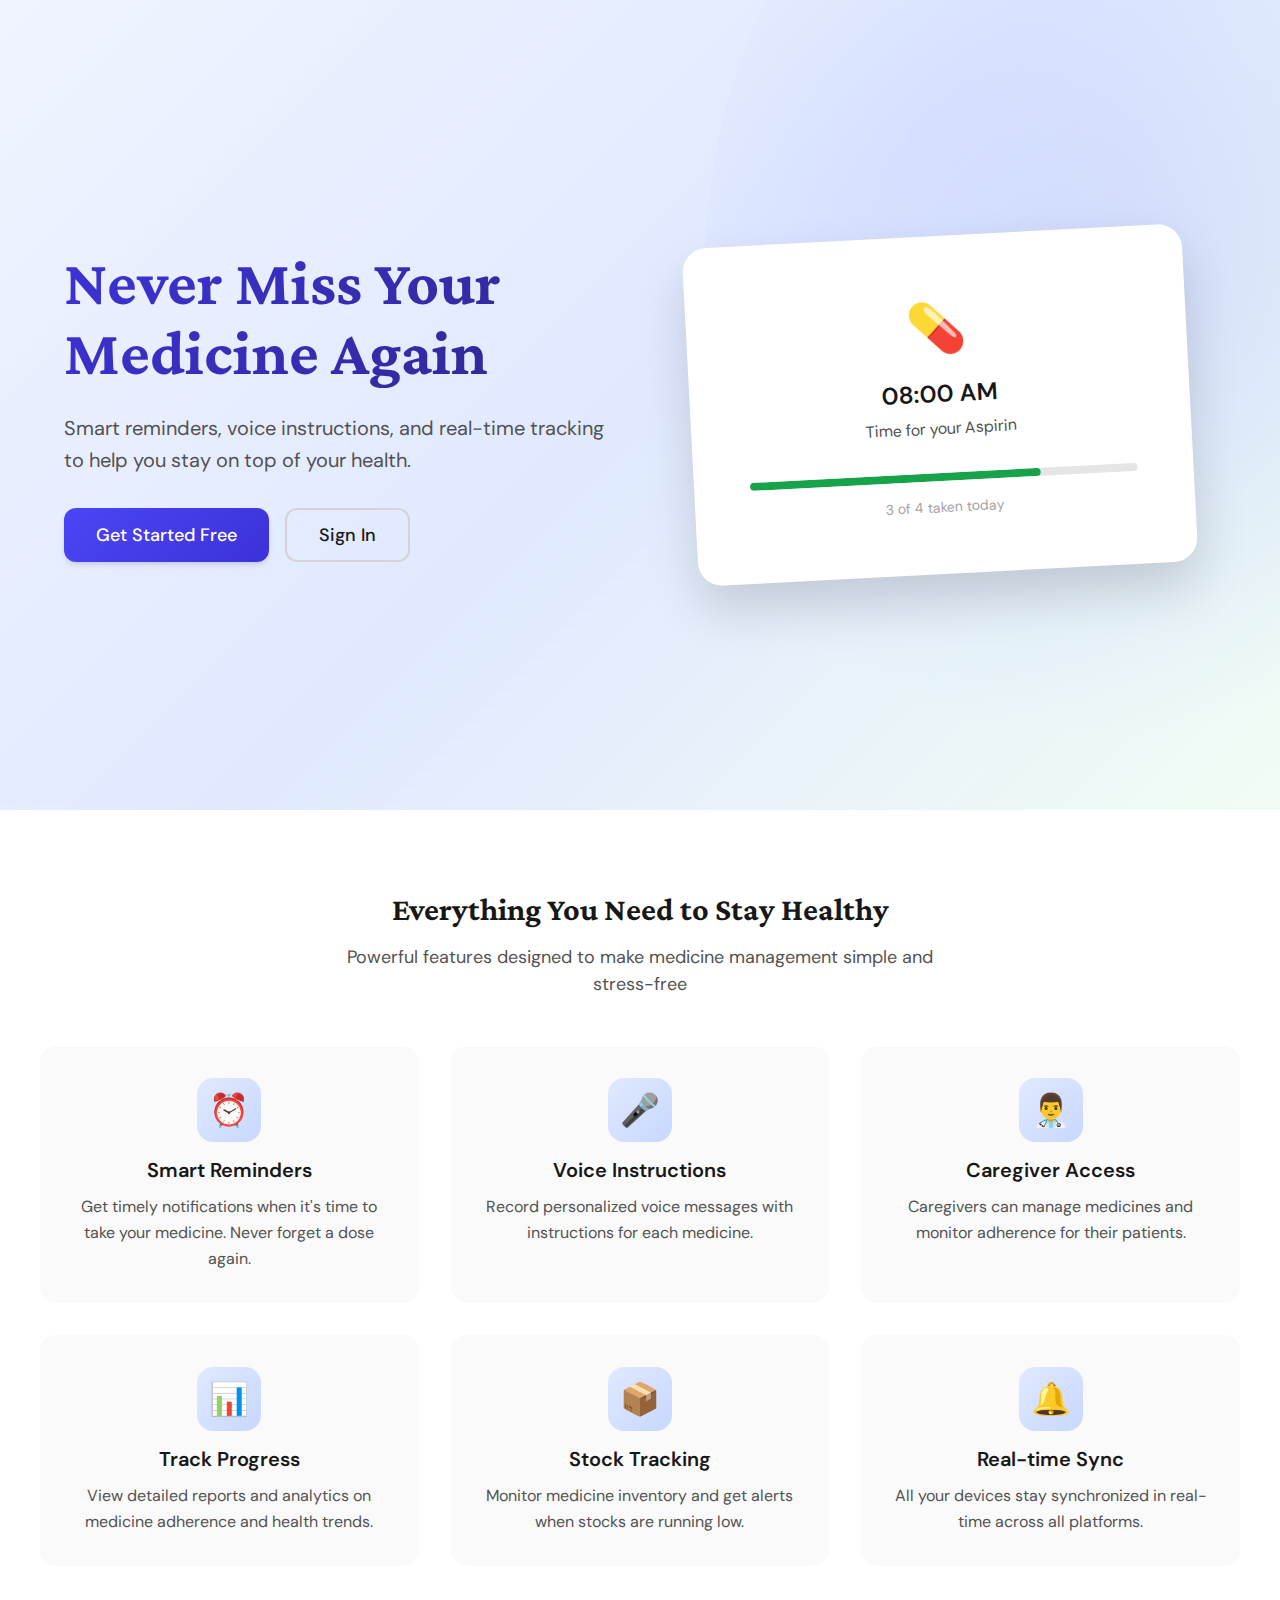
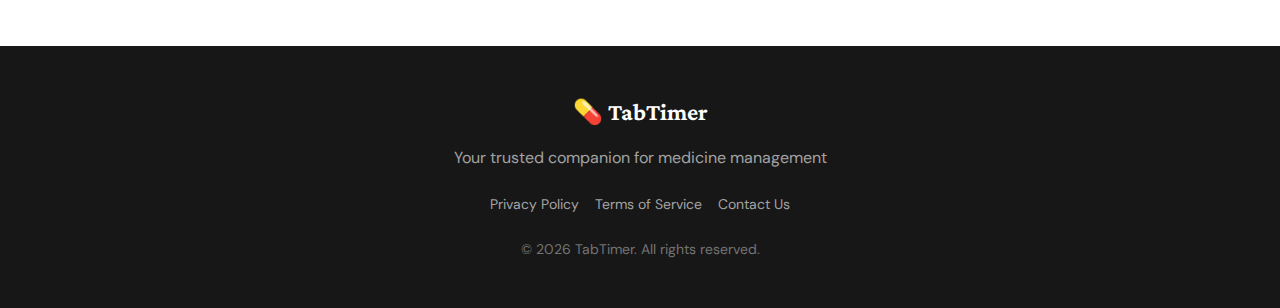
<file: index.html>
<!DOCTYPE html>
<html lang="en">
<head>
  <meta charset="UTF-8">
  <meta name="viewport" content="width=device-width, initial-scale=1.0">
  <meta name="description" content="TabTimer - Never miss your medicine with smart reminders, voice instructions, and real-time tracking">
  <meta name="theme-color" content="#4b45f5">
  <title>TabTimer - Smart Medicine Reminder</title>
  
  <!-- CSS -->
  <link rel="stylesheet" href="css/reset.css">
  <link rel="stylesheet" href="css/variables.css">
  <link rel="stylesheet" href="css/components.css">
  <link rel="stylesheet" href="css/layouts.css">
  <link rel="stylesheet" href="css/auth.css">
  <link rel="stylesheet" href="css/responsive.css">
  
  <!-- PWA -->
  <link rel="manifest" href="manifest.json">
  <link rel="icon" type="image/png" href="assets/icons/icon-192x192.png">
  
  <style>
    /* Landing Page Specific Styles */
    .hero {
      min-height: 90vh;
      display: flex;
      align-items: center;
      background: linear-gradient(135deg, var(--primary-50) 0%, var(--primary-100) 50%, var(--success-50) 100%);
      position: relative;
      overflow: hidden;
    }
    
    .hero::before {
      content: '';
      position: absolute;
      top: -30%;
      right: -15%;
      width: 60%;
      height: 130%;
      background: radial-gradient(circle, rgba(93, 104, 255, 0.15) 0%, transparent 70%);
      border-radius: 50%;
    }
    
    .hero-container {
      max-width: 1200px;
      margin: 0 auto;
      padding: var(--space-8) var(--space-6);
      display: grid;
      grid-template-columns: 1fr 1fr;
      gap: var(--space-12);
      align-items: center;
      position: relative;
      z-index: 1;
    }
    
    .hero-content h1 {
      font-family: var(--font-display);
      font-size: clamp(2.5rem, 5vw, 4rem);
      font-weight: 700;
      line-height: 1.1;
      margin-bottom: var(--space-6);
      background: linear-gradient(135deg, var(--primary-700), var(--primary-900));
      -webkit-background-clip: text;
      -webkit-text-fill-color: transparent;
      background-clip: text;
    }
    
    .hero-content p {
      font-size: var(--font-size-xl);
      color: var(--text-secondary);
      margin-bottom: var(--space-8);
      line-height: 1.6;
    }
    
    .hero-cta {
      display: flex;
      gap: var(--space-4);
      flex-wrap: wrap;
    }
    
    .hero-image {
      position: relative;
    }
    
    .hero-image-mockup {
      width: 100%;
      max-width: 500px;
      margin: 0 auto;
      background: white;
      border-radius: var(--radius-2xl);
      box-shadow: 0 25px 50px rgba(0, 0, 0, 0.15);
      padding: var(--space-6);
      transform: rotate(-3deg);
      transition: transform var(--transition-slow);
    }
    
    .hero-image-mockup:hover {
      transform: rotate(0deg);
    }
    
    .features {
      padding: var(--space-20) var(--space-6);
      background: var(--bg-primary);
    }
    
    .features-container {
      max-width: 1200px;
      margin: 0 auto;
    }
    
    .features-header {
      text-align: center;
      margin-bottom: var(--space-12);
    }
    
    .features-header h2 {
      font-family: var(--font-display);
      font-size: var(--font-size-3xl);
      font-weight: 700;
      margin-bottom: var(--space-4);
      color: var(--text-primary);
    }
    
    .features-header p {
      font-size: var(--font-size-lg);
      color: var(--text-secondary);
      max-width: 600px;
      margin: 0 auto;
    }
    
    .features-grid {
      display: grid;
      grid-template-columns: repeat(auto-fit, minmax(300px, 1fr));
      gap: var(--space-8);
    }
    
    .feature-card {
      text-align: center;
      padding: var(--space-8);
      background: var(--bg-secondary);
      border-radius: var(--radius-xl);
      transition: all var(--transition-base);
    }
    
    .feature-card:hover {
      transform: translateY(-8px);
      box-shadow: var(--shadow-xl);
    }
    
    .feature-icon {
      width: 4rem;
      height: 4rem;
      margin: 0 auto var(--space-4);
      display: flex;
      align-items: center;
      justify-content: center;
      font-size: 2rem;
      background: linear-gradient(135deg, var(--primary-100), var(--primary-200));
      border-radius: var(--radius-xl);
    }
    
    .feature-card h3 {
      font-size: var(--font-size-xl);
      font-weight: 600;
      margin-bottom: var(--space-3);
      color: var(--text-primary);
    }
    
    .feature-card p {
      font-size: var(--font-size-md);
      color: var(--text-secondary);
      line-height: 1.6;
    }
    
    @media (max-width: 768px) {
      .hero-container {
        grid-template-columns: 1fr;
        text-align: center;
      }
      
      .hero-cta {
        justify-content: center;
      }
      
      .hero-image {
        order: -1;
      }
    }
  </style>
</head>
<body>
  <!-- Hero Section -->
  <section class="hero">
    <div class="hero-container">
      <div class="hero-content">
        <h1>Never Miss Your Medicine Again</h1>
        <p>Smart reminders, voice instructions, and real-time tracking to help you stay on top of your health.</p>
        <div class="hero-cta">
          <a href="auth-signup.html" class="btn btn-primary btn-lg">Get Started Free</a>
          <a href="auth-login.html" class="btn btn-outline btn-lg">Sign In</a>
        </div>
      </div>
      <div class="hero-image">
        <div class="hero-image-mockup">
          <div style="text-align: center; padding: 2rem;">
            <div style="font-size: 3rem; margin-bottom: 1rem;">💊</div>
            <h3 style="font-size: 1.5rem; margin-bottom: 0.5rem;">08:00 AM</h3>
            <p style="color: var(--text-secondary);">Time for your Aspirin</p>
            <div style="margin-top: 2rem; height: 8px; background: var(--gray-200); border-radius: 999px; overflow: hidden;">
              <div style="width: 75%; height: 100%; background: linear-gradient(90deg, var(--success), var(--success-600)); border-radius: 999px;"></div>
            </div>
            <p style="font-size: 0.875rem; color: var(--text-tertiary); margin-top: 1rem;">3 of 4 taken today</p>
          </div>
        </div>
      </div>
    </div>
  </section>

  <!-- Features Section -->
  <section class="features">
    <div class="features-container">
      <div class="features-header">
        <h2>Everything You Need to Stay Healthy</h2>
        <p>Powerful features designed to make medicine management simple and stress-free</p>
      </div>
      
      <div class="features-grid">
        <div class="feature-card">
          <div class="feature-icon">⏰</div>
          <h3>Smart Reminders</h3>
          <p>Get timely notifications when it's time to take your medicine. Never forget a dose again.</p>
        </div>
        
        <div class="feature-card">
          <div class="feature-icon">🎤</div>
          <h3>Voice Instructions</h3>
          <p>Record personalized voice messages with instructions for each medicine.</p>
        </div>
        
        <div class="feature-card">
          <div class="feature-icon">👨‍⚕️</div>
          <h3>Caregiver Access</h3>
          <p>Caregivers can manage medicines and monitor adherence for their patients.</p>
        </div>
        
        <div class="feature-card">
          <div class="feature-icon">📊</div>
          <h3>Track Progress</h3>
          <p>View detailed reports and analytics on medicine adherence and health trends.</p>
        </div>
        
        <div class="feature-card">
          <div class="feature-icon">📦</div>
          <h3>Stock Tracking</h3>
          <p>Monitor medicine inventory and get alerts when stocks are running low.</p>
        </div>
        
        <div class="feature-card">
          <div class="feature-icon">🔔</div>
          <h3>Real-time Sync</h3>
          <p>All your devices stay synchronized in real-time across all platforms.</p>
        </div>
      </div>
    </div>
  </section>

  <!-- Footer -->
  <footer style="background: var(--gray-900); color: white; padding: var(--space-12) var(--space-6); text-align: center;">
    <div style="max-width: 1200px; margin: 0 auto;">
      <div style="font-family: var(--font-display); font-size: var(--font-size-2xl); font-weight: 700; margin-bottom: var(--space-4);">
        💊 TabTimer
      </div>
      <p style="color: var(--gray-400); margin-bottom: var(--space-6);">
        Your trusted companion for medicine management
      </p>
      <div style="display: flex; gap: var(--space-4); justify-content: center; flex-wrap: wrap; font-size: var(--font-size-sm); color: var(--gray-400);">
        <a href="#" style="color: var(--gray-400); text-decoration: none;">Privacy Policy</a>
        <a href="#" style="color: var(--gray-400); text-decoration: none;">Terms of Service</a>
        <a href="#" style="color: var(--gray-400); text-decoration: none;">Contact Us</a>
      </div>
      <p style="color: var(--gray-500); font-size: var(--font-size-sm); margin-top: var(--space-6);">
        © 2026 TabTimer. All rights reserved.
      </p>
    </div>
  </footer>

  <script>
    // Register service worker
    if ('serviceWorker' in navigator) {
      window.addEventListener('load', () => {
        navigator.serviceWorker.register('/js/service-worker.js')
          .then(reg => console.log('Service Worker registered'))
          .catch(err => console.log('Service Worker registration failed', err));
      });
    }
  </script>
</body>
</html>
</file>
<file: css/variables.css>
/* Design System Variables */
@import url('https://fonts.googleapis.com/css2?family=DM+Sans:wght@400;500;600;700&family=Crimson+Pro:wght@600;700&display=swap');

:root {
  /* Typography */
  --font-family: 'DM Sans', -apple-system, BlinkMacSystemFont, 'Segoe UI', sans-serif;
  --font-display: 'Crimson Pro', Georgia, serif;
  
  --font-size-xs: 0.75rem;
  --font-size-sm: 0.875rem;
  --font-size-md: 1rem;
  --font-size-lg: 1.125rem;
  --font-size-xl: 1.25rem;
  --font-size-2xl: 1.5rem;
  --font-size-3xl: 2rem;
  --font-size-4xl: 2.5rem;
  
  /* Colors - Medical & Trustworthy Palette */
  --primary-50: #f0f4ff;
  --primary-100: #e0e9ff;
  --primary-200: #c7d7ff;
  --primary-300: #a5bbff;
  --primary-400: #8090ff;
  --primary-500: #5d68ff;
  --primary-600: #4b45f5;
  --primary-700: #3d32d8;
  --primary-800: #322bae;
  --primary-900: #2d2889;
  
  --success-50: #f0fdf4;
  --success-100: #dcfce7;
  --success-200: #bbf7d0;
  --success-300: #86efac;
  --success-400: #4ade80;
  --success-500: #22c55e;
  --success-600: #16a34a;
  --success-700: #15803d;
  --success-800: #166534;
  --success-900: #14532d;
  
  --warning-50: #fffbeb;
  --warning-100: #fef3c7;
  --warning-200: #fde68a;
  --warning-300: #fcd34d;
  --warning-400: #fbbf24;
  --warning-500: #f59e0b;
  --warning-600: #d97706;
  --warning-700: #b45309;
  --warning-800: #92400e;
  --warning-900: #78350f;
  
  --danger-50: #fef2f2;
  --danger-100: #fee2e2;
  --danger-200: #fecaca;
  --danger-300: #fca5a5;
  --danger-400: #f87171;
  --danger-500: #ef4444;
  --danger-600: #dc2626;
  --danger-700: #b91c1c;
  --danger-800: #991b1b;
  --danger-900: #7f1d1d;
  
  --info-50: #eff6ff;
  --info-100: #dbeafe;
  --info-200: #bfdbfe;
  --info-300: #93c5fd;
  --info-400: #60a5fa;
  --info-500: #3b82f6;
  --info-600: #2563eb;
  --info-700: #1d4ed8;
  --info-800: #1e40af;
  --info-900: #1e3a8a;
  
  /* Semantic Colors */
  --primary: var(--primary-600);
  --primary-hover: var(--primary-700);
  --primary-light: var(--primary-100);
  
  --success: var(--success-600);
  --success-light: var(--success-100);
  
  --warning: var(--warning-500);
  --warning-light: var(--warning-100);
  
  --danger: var(--danger-600);
  --danger-light: var(--danger-100);
  
  --info: var(--info-600);
  --info-light: var(--info-100);
  
  /* Neutrals */
  --gray-50: #fafafa;
  --gray-100: #f5f5f5;
  --gray-200: #e5e5e5;
  --gray-300: #d4d4d4;
  --gray-400: #a3a3a3;
  --gray-500: #737373;
  --gray-600: #525252;
  --gray-700: #404040;
  --gray-800: #262626;
  --gray-900: #171717;
  
  --text-primary: var(--gray-900);
  --text-secondary: var(--gray-600);
  --text-tertiary: var(--gray-400);
  --text-white: #ffffff;
  
  --bg-primary: #ffffff;
  --bg-secondary: var(--gray-50);
  --bg-tertiary: var(--gray-100);
  
  --border-light: var(--gray-200);
  --border-medium: var(--gray-300);
  --border-dark: var(--gray-400);
  
  /* Spacing Scale */
  --space-1: 0.25rem;
  --space-2: 0.5rem;
  --space-3: 0.75rem;
  --space-4: 1rem;
  --space-5: 1.25rem;
  --space-6: 1.5rem;
  --space-8: 2rem;
  --space-10: 2.5rem;
  --space-12: 3rem;
  --space-16: 4rem;
  --space-20: 5rem;
  --space-24: 6rem;
  
  /* Shadows */
  --shadow-xs: 0 1px 2px 0 rgb(0 0 0 / 0.05);
  --shadow-sm: 0 1px 3px 0 rgb(0 0 0 / 0.1), 0 1px 2px -1px rgb(0 0 0 / 0.1);
  --shadow-md: 0 4px 6px -1px rgb(0 0 0 / 0.1), 0 2px 4px -2px rgb(0 0 0 / 0.1);
  --shadow-lg: 0 10px 15px -3px rgb(0 0 0 / 0.1), 0 4px 6px -4px rgb(0 0 0 / 0.1);
  --shadow-xl: 0 20px 25px -5px rgb(0 0 0 / 0.1), 0 8px 10px -6px rgb(0 0 0 / 0.1);
  --shadow-2xl: 0 25px 50px -12px rgb(0 0 0 / 0.25);
  
  /* Border Radius */
  --radius-sm: 0.375rem;
  --radius-md: 0.5rem;
  --radius-lg: 0.75rem;
  --radius-xl: 1rem;
  --radius-2xl: 1.5rem;
  --radius-full: 9999px;
  
  /* Transitions */
  --transition-fast: 150ms cubic-bezier(0.4, 0, 0.2, 1);
  --transition-base: 250ms cubic-bezier(0.4, 0, 0.2, 1);
  --transition-slow: 350ms cubic-bezier(0.4, 0, 0.2, 1);
  --transition-bounce: 500ms cubic-bezier(0.68, -0.55, 0.265, 1.55);
  
  /* Z-index Layers */
  --z-base: 0;
  --z-dropdown: 1000;
  --z-sticky: 1020;
  --z-fixed: 1030;
  --z-modal-backdrop: 1040;
  --z-modal: 1050;
  --z-popover: 1060;
  --z-tooltip: 1070;
  
  /* Medicine Card Colors */
  --medicine-red: #ef4444;
  --medicine-pink: #ec4899;
  --medicine-purple: #a855f7;
  --medicine-blue: #3b82f6;
  --medicine-cyan: #06b6d4;
  --medicine-teal: #14b8a6;
  --medicine-green: #10b981;
  --medicine-orange: #f97316;
  --medicine-amber: #f59e0b;
}

/* Dark Mode */
@media (prefers-color-scheme: dark) {
  :root {
    --text-primary: var(--gray-50);
    --text-secondary: var(--gray-300);
    --text-tertiary: var(--gray-500);
    
    --bg-primary: var(--gray-900);
    --bg-secondary: var(--gray-800);
    --bg-tertiary: var(--gray-700);
    
    --border-light: var(--gray-700);
    --border-medium: var(--gray-600);
    --border-dark: var(--gray-500);
  }
}

/* Custom Properties for Dynamic Values */
[data-theme="dark"] {
  --text-primary: var(--gray-50);
  --text-secondary: var(--gray-300);
  --text-tertiary: var(--gray-500);
  
  --bg-primary: var(--gray-900);
  --bg-secondary: var(--gray-800);
  --bg-tertiary: var(--gray-700);
  
  --border-light: var(--gray-700);
  --border-medium: var(--gray-600);
  --border-dark: var(--gray-500);
}
</file>
<file: css/components.css>
/* Component Styles */

/* Buttons */
.btn {
  display: inline-flex;
  align-items: center;
  justify-content: center;
  gap: var(--space-2);
  padding: var(--space-3) var(--space-6);
  font-size: var(--font-size-md);
  font-weight: 500;
  line-height: 1;
  border-radius: var(--radius-lg);
  transition: all var(--transition-base);
  cursor: pointer;
  border: none;
  white-space: nowrap;
  position: relative;
  overflow: hidden;
}

.btn::before {
  content: '';
  position: absolute;
  top: 50%;
  left: 50%;
  width: 0;
  height: 0;
  border-radius: 50%;
  background: rgba(255, 255, 255, 0.3);
  transform: translate(-50%, -50%);
  transition: width var(--transition-slow), height var(--transition-slow);
}

.btn:active::before {
  width: 300px;
  height: 300px;
}

.btn-primary {
  background: linear-gradient(135deg, var(--primary-600), var(--primary-700));
  color: var(--text-white);
  box-shadow: var(--shadow-md);
}

.btn-primary:hover {
  background: linear-gradient(135deg, var(--primary-700), var(--primary-800));
  box-shadow: var(--shadow-lg);
  transform: translateY(-1px);
}

.btn-secondary {
  background: var(--gray-100);
  color: var(--text-primary);
}

.btn-secondary:hover {
  background: var(--gray-200);
}

.btn-success {
  background: linear-gradient(135deg, var(--success-600), var(--success-700));
  color: var(--text-white);
  box-shadow: var(--shadow-md);
}

.btn-success:hover {
  background: linear-gradient(135deg, var(--success-700), var(--success-800));
  transform: translateY(-1px);
}

.btn-danger {
  background: linear-gradient(135deg, var(--danger-600), var(--danger-700));
  color: var(--text-white);
  box-shadow: var(--shadow-md);
}

.btn-danger:hover {
  background: linear-gradient(135deg, var(--danger-700), var(--danger-800));
  transform: translateY(-1px);
}

.btn-outline {
  background: transparent;
  border: 2px solid var(--border-medium);
  color: var(--text-primary);
}

.btn-outline:hover {
  border-color: var(--primary);
  color: var(--primary);
  background: var(--primary-light);
}

.btn-text {
  background: transparent;
  color: var(--text-secondary);
  padding: var(--space-2) var(--space-4);
}

.btn-text:hover {
  color: var(--text-primary);
  background: var(--bg-secondary);
}

.btn-icon {
  width: 2.5rem;
  height: 2.5rem;
  padding: 0;
  border-radius: var(--radius-full);
}

.btn-lg {
  padding: var(--space-4) var(--space-8);
  font-size: var(--font-size-lg);
}

.btn-sm {
  padding: var(--space-2) var(--space-4);
  font-size: var(--font-size-sm);
}

.btn:disabled {
  opacity: 0.5;
  cursor: not-allowed;
  pointer-events: none;
}

/* Cards */
.card {
  background: var(--bg-primary);
  border-radius: var(--radius-xl);
  box-shadow: var(--shadow-sm);
  border: 1px solid var(--border-light);
  overflow: hidden;
  transition: all var(--transition-base);
}

.card:hover {
  box-shadow: var(--shadow-md);
}

.card-header {
  padding: var(--space-4) var(--space-6);
  border-bottom: 1px solid var(--border-light);
  background: var(--bg-secondary);
}

.card-body {
  padding: var(--space-6);
}

.card-footer {
  padding: var(--space-4) var(--space-6);
  border-top: 1px solid var(--border-light);
  background: var(--bg-secondary);
}

/* Medicine Card */
.medicine-card {
  --card-color: var(--primary-600);
  position: relative;
  background: var(--bg-primary);
  border-radius: var(--radius-xl);
  box-shadow: var(--shadow-md);
  overflow: hidden;
  transition: all var(--transition-base);
}

.medicine-card::before {
  content: '';
  position: absolute;
  top: 0;
  left: 0;
  width: 100%;
  height: 4px;
  background: linear-gradient(90deg, var(--card-color), transparent);
}

.medicine-card:hover {
  transform: translateY(-2px);
  box-shadow: var(--shadow-lg);
}

.medicine-card .card-header {
  display: flex;
  justify-content: space-between;
  align-items: center;
  padding: var(--space-4) var(--space-5);
  background: linear-gradient(135deg, 
    color-mix(in srgb, var(--card-color) 10%, transparent), 
    transparent);
}

.medicine-card .time {
  font-size: var(--font-size-lg);
  font-weight: 600;
  color: var(--card-color);
  display: flex;
  align-items: center;
  gap: var(--space-2);
}

.medicine-card .status {
  padding: var(--space-1) var(--space-3);
  border-radius: var(--radius-full);
  font-size: var(--font-size-sm);
  font-weight: 500;
}

.status-taken {
  background: var(--success-light);
  color: var(--success-700);
}

.status-pending {
  background: var(--warning-light);
  color: var(--warning-700);
}

.status-missed {
  background: var(--danger-light);
  color: var(--danger-700);
}

.medicine-card .card-body {
  padding: var(--space-5);
}

.medicine-card h3 {
  font-size: var(--font-size-xl);
  font-weight: 600;
  margin-bottom: var(--space-2);
  color: var(--text-primary);
}

.medicine-card .dosage {
  color: var(--text-secondary);
  font-size: var(--font-size-md);
  margin-bottom: var(--space-3);
}

.medicine-card .instructions {
  color: var(--text-tertiary);
  font-size: var(--font-size-sm);
  line-height: 1.6;
}

.medicine-card .card-footer {
  padding: var(--space-4) var(--space-5);
  background: var(--bg-secondary);
}

.stock-bar {
  height: 6px;
  background: var(--gray-200);
  border-radius: var(--radius-full);
  overflow: hidden;
  margin-bottom: var(--space-2);
}

.stock-progress {
  height: 100%;
  background: linear-gradient(90deg, var(--card-color), color-mix(in srgb, var(--card-color) 70%, white));
  border-radius: var(--radius-full);
  transition: width var(--transition-slow);
}

.stock-text {
  font-size: var(--font-size-sm);
  color: var(--text-secondary);
}

/* Stats Card */
.stats-card {
  display: flex;
  align-items: center;
  gap: var(--space-4);
  padding: var(--space-6);
  background: var(--bg-primary);
  border-radius: var(--radius-xl);
  box-shadow: var(--shadow-md);
  border: 1px solid var(--border-light);
  transition: all var(--transition-base);
}

.stats-card:hover {
  box-shadow: var(--shadow-lg);
  transform: translateY(-2px);
}

.stats-icon {
  width: 3.5rem;
  height: 3.5rem;
  display: flex;
  align-items: center;
  justify-content: center;
  font-size: 1.75rem;
  background: linear-gradient(135deg, var(--primary-100), var(--primary-200));
  border-radius: var(--radius-lg);
}

.stats-content {
  flex: 1;
}

.stats-value {
  font-size: var(--font-size-3xl);
  font-weight: 700;
  color: var(--text-primary);
  line-height: 1;
  margin-bottom: var(--space-1);
}

.stats-label {
  font-size: var(--font-size-sm);
  color: var(--text-secondary);
}

/* Forms */
.form-group {
  margin-bottom: var(--space-5);
}

.form-group label {
  display: block;
  font-size: var(--font-size-sm);
  font-weight: 500;
  color: var(--text-primary);
  margin-bottom: var(--space-2);
}

.form-control {
  width: 100%;
  padding: var(--space-3) var(--space-4);
  font-size: var(--font-size-md);
  border: 2px solid var(--border-light);
  border-radius: var(--radius-lg);
  background: var(--bg-primary);
  color: var(--text-primary);
  transition: all var(--transition-base);
}

.form-control:focus {
  outline: none;
  border-color: var(--primary);
  box-shadow: 0 0 0 3px var(--primary-light);
}

.form-control:disabled {
  background: var(--bg-secondary);
  cursor: not-allowed;
  opacity: 0.6;
}

.form-control.error {
  border-color: var(--danger);
}

.form-control.error:focus {
  box-shadow: 0 0 0 3px var(--danger-light);
}

.form-error {
  display: none;
  font-size: var(--font-size-sm);
  color: var(--danger);
  margin-top: var(--space-2);
}

.form-control.error + .form-error {
  display: block;
}

.form-help {
  font-size: var(--font-size-sm);
  color: var(--text-tertiary);
  margin-top: var(--space-2);
}

textarea.form-control {
  resize: vertical;
  min-height: 100px;
}

select.form-control {
  cursor: pointer;
  background-image: url("data:image/svg+xml,%3Csvg xmlns='http://www.w3.org/2000/svg' width='12' height='12' viewBox='0 0 12 12'%3E%3Cpath fill='%23525252' d='M6 9L1 4h10z'/%3E%3C/svg%3E");
  background-repeat: no-repeat;
  background-position: right var(--space-4) center;
  padding-right: var(--space-10);
  appearance: none;
}

/* Toggle Switch */
.toggle-label {
  display: flex;
  align-items: center;
  gap: var(--space-3);
  cursor: pointer;
}

.toggle-input {
  display: none;
}

.toggle-slider {
  position: relative;
  width: 3rem;
  height: 1.5rem;
  background: var(--gray-300);
  border-radius: var(--radius-full);
  transition: background var(--transition-base);
}

.toggle-slider::before {
  content: '';
  position: absolute;
  top: 2px;
  left: 2px;
  width: 1.25rem;
  height: 1.25rem;
  background: white;
  border-radius: 50%;
  transition: transform var(--transition-base);
  box-shadow: var(--shadow-sm);
}

.toggle-input:checked + .toggle-slider {
  background: var(--primary);
}

.toggle-input:checked + .toggle-slider::before {
  transform: translateX(1.5rem);
}

/* Modal */
.modal {
  display: none;
  position: fixed;
  top: 0;
  left: 0;
  width: 100%;
  height: 100%;
  background: rgba(0, 0, 0, 0.5);
  backdrop-filter: blur(4px);
  z-index: var(--z-modal-backdrop);
  align-items: center;
  justify-content: center;
  padding: var(--space-4);
  animation: fadeIn var(--transition-base);
}

.modal.active {
  display: flex;
}

.modal-content {
  background: var(--bg-primary);
  border-radius: var(--radius-2xl);
  box-shadow: var(--shadow-2xl);
  max-width: 500px;
  width: 100%;
  max-height: 90vh;
  overflow: auto;
  animation: slideUp var(--transition-slow);
}

.modal-fullscreen .modal-content {
  max-width: 600px;
}

.modal-header {
  padding: var(--space-6);
  border-bottom: 1px solid var(--border-light);
}

.modal-header h2 {
  font-size: var(--font-size-2xl);
  font-weight: 600;
  color: var(--text-primary);
}

.modal-body {
  padding: var(--space-6);
}

.modal-footer {
  padding: var(--space-6);
  border-top: 1px solid var(--border-light);
  display: flex;
  gap: var(--space-3);
  justify-content: flex-end;
  flex-wrap: wrap;
}

.modal-close {
  position: absolute;
  top: var(--space-4);
  right: var(--space-4);
  width: 2rem;
  height: 2rem;
  display: flex;
  align-items: center;
  justify-content: center;
  border-radius: var(--radius-full);
  background: var(--bg-secondary);
  color: var(--text-secondary);
  font-size: 1.5rem;
  cursor: pointer;
  transition: all var(--transition-base);
}

.modal-close:hover {
  background: var(--danger-light);
  color: var(--danger);
}

/* Toast Notifications */
.toast-container {
  position: fixed;
  top: var(--space-6);
  right: var(--space-6);
  z-index: var(--z-tooltip);
  display: flex;
  flex-direction: column;
  gap: var(--space-3);
  max-width: 400px;
}

.toast {
  display: flex;
  align-items: center;
  gap: var(--space-3);
  padding: var(--space-4);
  background: var(--bg-primary);
  border-radius: var(--radius-lg);
  box-shadow: var(--shadow-xl);
  border-left: 4px solid;
  animation: slideInRight var(--transition-base);
  min-width: 300px;
}

.toast-success {
  border-color: var(--success);
}

.toast-error {
  border-color: var(--danger);
}

.toast-warning {
  border-color: var(--warning);
}

.toast-info {
  border-color: var(--info);
}

.toast-icon {
  font-size: 1.5rem;
  line-height: 1;
}

.toast-success .toast-icon {
  color: var(--success);
}

.toast-error .toast-icon {
  color: var(--danger);
}

.toast-warning .toast-icon {
  color: var(--warning);
}

.toast-info .toast-icon {
  color: var(--info);
}

.toast-content {
  flex: 1;
}

.toast-title {
  font-size: var(--font-size-md);
  font-weight: 600;
  margin-bottom: var(--space-1);
  color: var(--text-primary);
}

.toast-message {
  font-size: var(--font-size-sm);
  color: var(--text-secondary);
}

.toast-close {
  width: 1.5rem;
  height: 1.5rem;
  display: flex;
  align-items: center;
  justify-content: center;
  border-radius: var(--radius-full);
  background: var(--bg-secondary);
  color: var(--text-secondary);
  font-size: 1.25rem;
  cursor: pointer;
  transition: all var(--transition-base);
}

.toast-close:hover {
  background: var(--danger-light);
  color: var(--danger);
}

.toast-exit {
  animation: slideOutRight var(--transition-base);
}

/* Loading Spinner */
.spinner {
  width: 1.25rem;
  height: 1.25rem;
  border: 2px solid var(--border-light);
  border-top-color: currentColor;
  border-radius: 50%;
  animation: spin 0.6s linear infinite;
}

/* Animations */
@keyframes fadeIn {
  from {
    opacity: 0;
  }
  to {
    opacity: 1;
  }
}

@keyframes slideUp {
  from {
    opacity: 0;
    transform: translateY(20px);
  }
  to {
    opacity: 1;
    transform: translateY(0);
  }
}

@keyframes slideInRight {
  from {
    opacity: 0;
    transform: translateX(100%);
  }
  to {
    opacity: 1;
    transform: translateX(0);
  }
}

@keyframes slideOutRight {
  from {
    opacity: 1;
    transform: translateX(0);
  }
  to {
    opacity: 0;
    transform: translateX(100%);
  }
}

@keyframes spin {
  to {
    transform: rotate(360deg);
  }
}

@keyframes pulse {
  0%, 100% {
    opacity: 1;
  }
  50% {
    opacity: 0.5;
  }
}
</file>
<file: css/layouts.css>
/* Layout Styles */

/* Container */
.container {
  width: 100%;
  max-width: 1200px;
  margin: 0 auto;
  padding: 0 var(--space-4);
}

.container-fluid {
  width: 100%;
  padding: 0 var(--space-4);
}

.container-sm {
  max-width: 640px;
}

.container-md {
  max-width: 768px;
}

.container-lg {
  max-width: 1024px;
}

/* Grid System */
.grid {
  display: grid;
  gap: var(--space-4);
  grid-template-columns: 1fr;
}

.grid-2 {
  grid-template-columns: repeat(auto-fit, minmax(300px, 1fr));
}

.grid-3 {
  grid-template-columns: repeat(auto-fit, minmax(250px, 1fr));
}

.grid-4 {
  grid-template-columns: repeat(auto-fit, minmax(200px, 1fr));
}

/* Flexbox Utilities */
.flex {
  display: flex;
}

.flex-col {
  flex-direction: column;
}

.items-center {
  align-items: center;
}

.items-start {
  align-items: flex-start;
}

.items-end {
  align-items: flex-end;
}

.justify-center {
  justify-content: center;
}

.justify-between {
  justify-content: space-between;
}

.justify-end {
  justify-content: flex-end;
}

.gap-2 {
  gap: var(--space-2);
}

.gap-3 {
  gap: var(--space-3);
}

.gap-4 {
  gap: var(--space-4);
}

.gap-6 {
  gap: var(--space-6);
}

/* App Layout */
.app-layout {
  min-height: 100vh;
  display: grid;
  grid-template-rows: auto 1fr;
}

/* Navigation Bar */
.navbar {
  background: var(--bg-primary);
  border-bottom: 1px solid var(--border-light);
  box-shadow: var(--shadow-sm);
  position: sticky;
  top: 0;
  z-index: var(--z-sticky);
  backdrop-filter: blur(10px);
  background: rgba(255, 255, 255, 0.95);
}

.navbar-container {
  max-width: 1400px;
  margin: 0 auto;
  padding: var(--space-4) var(--space-6);
  display: flex;
  align-items: center;
  justify-content: space-between;
  gap: var(--space-6);
}

.navbar-logo {
  display: flex;
  align-items: center;
  gap: var(--space-3);
  font-family: var(--font-display);
  font-size: var(--font-size-2xl);
  font-weight: 700;
  color: var(--primary);
  text-decoration: none;
}

.navbar-logo-icon {
  width: 2.5rem;
  height: 2.5rem;
  display: flex;
  align-items: center;
  justify-content: center;
  font-size: 1.5rem;
  background: linear-gradient(135deg, var(--primary-600), var(--primary-700));
  color: white;
  border-radius: var(--radius-lg);
}

.navbar-search {
  flex: 1;
  max-width: 400px;
  position: relative;
}

.navbar-search input {
  width: 100%;
  padding: var(--space-3) var(--space-4) var(--space-3) var(--space-10);
  border: 2px solid var(--border-light);
  border-radius: var(--radius-full);
  font-size: var(--font-size-sm);
  transition: all var(--transition-base);
}

.navbar-search input:focus {
  outline: none;
  border-color: var(--primary);
  box-shadow: 0 0 0 3px var(--primary-light);
}

.navbar-search-icon {
  position: absolute;
  left: var(--space-3);
  top: 50%;
  transform: translateY(-50%);
  color: var(--text-tertiary);
  font-size: 1.25rem;
}

.navbar-actions {
  display: flex;
  align-items: center;
  gap: var(--space-3);
}

.navbar-notification {
  position: relative;
  width: 2.5rem;
  height: 2.5rem;
  display: flex;
  align-items: center;
  justify-content: center;
  border-radius: var(--radius-full);
  background: var(--bg-secondary);
  color: var(--text-secondary);
  cursor: pointer;
  transition: all var(--transition-base);
}

.navbar-notification:hover {
  background: var(--primary-light);
  color: var(--primary);
}

.navbar-notification-badge {
  position: absolute;
  top: -2px;
  right: -2px;
  min-width: 1.25rem;
  height: 1.25rem;
  display: flex;
  align-items: center;
  justify-content: center;
  font-size: var(--font-size-xs);
  font-weight: 600;
  background: var(--danger);
  color: white;
  border-radius: var(--radius-full);
  padding: 0 var(--space-1);
}

.navbar-profile {
  display: flex;
  align-items: center;
  gap: var(--space-2);
  padding: var(--space-2);
  border-radius: var(--radius-full);
  cursor: pointer;
  transition: all var(--transition-base);
}

.navbar-profile:hover {
  background: var(--bg-secondary);
}

.navbar-profile-avatar {
  width: 2.5rem;
  height: 2.5rem;
  border-radius: 50%;
  background: linear-gradient(135deg, var(--primary-400), var(--primary-600));
  color: white;
  display: flex;
  align-items: center;
  justify-content: center;
  font-weight: 600;
  font-size: var(--font-size-md);
}

.navbar-profile-name {
  font-size: var(--font-size-sm);
  font-weight: 500;
  color: var(--text-primary);
}

/* Sidebar Layout */
.dashboard-layout {
  display: grid;
  grid-template-columns: 250px 1fr;
  min-height: calc(100vh - 73px);
}

.sidebar {
  background: var(--bg-primary);
  border-right: 1px solid var(--border-light);
  padding: var(--space-6) 0;
  position: sticky;
  top: 73px;
  height: calc(100vh - 73px);
  overflow-y: auto;
}

.sidebar-nav {
  display: flex;
  flex-direction: column;
  gap: var(--space-1);
  padding: 0 var(--space-4);
}

.sidebar-nav-item {
  display: flex;
  align-items: center;
  gap: var(--space-3);
  padding: var(--space-3) var(--space-4);
  border-radius: var(--radius-lg);
  color: var(--text-secondary);
  font-size: var(--font-size-md);
  font-weight: 500;
  text-decoration: none;
  transition: all var(--transition-base);
  cursor: pointer;
}

.sidebar-nav-item:hover {
  background: var(--bg-secondary);
  color: var(--text-primary);
}

.sidebar-nav-item.active {
  background: linear-gradient(135deg, var(--primary-100), var(--primary-200));
  color: var(--primary-700);
  font-weight: 600;
}

.sidebar-nav-icon {
  font-size: 1.25rem;
  width: 1.5rem;
  text-align: center;
}

/* Main Content */
.main-content {
  padding: var(--space-8) var(--space-6);
  background: var(--bg-secondary);
  min-height: 100%;
}

.page-header {
  margin-bottom: var(--space-8);
}

.page-title {
  font-size: var(--font-size-3xl);
  font-weight: 700;
  color: var(--text-primary);
  margin-bottom: var(--space-2);
}

.page-subtitle {
  font-size: var(--font-size-lg);
  color: var(--text-secondary);
}

.section {
  margin-bottom: var(--space-8);
}

.section-header {
  display: flex;
  align-items: center;
  justify-content: space-between;
  margin-bottom: var(--space-4);
}

.section-title {
  font-size: var(--font-size-xl);
  font-weight: 600;
  color: var(--text-primary);
}

/* Timeline */
.timeline {
  position: relative;
  padding-left: var(--space-10);
}

.timeline::before {
  content: '';
  position: absolute;
  left: var(--space-5);
  top: 0;
  bottom: 0;
  width: 2px;
  background: var(--border-light);
}

.timeline-item {
  position: relative;
  padding-bottom: var(--space-6);
}

.timeline-item::before {
  content: '';
  position: absolute;
  left: calc(var(--space-5) * -1 + -6px);
  top: 4px;
  width: 14px;
  height: 14px;
  border-radius: 50%;
  background: var(--bg-primary);
  border: 3px solid var(--primary);
}

.timeline-item.past::before {
  background: var(--success);
  border-color: var(--success);
}

.timeline-item.current::before {
  background: var(--warning);
  border-color: var(--warning);
  box-shadow: 0 0 0 4px var(--warning-light);
  animation: pulse 2s ease-in-out infinite;
}

.timeline-item.missed::before {
  background: var(--danger);
  border-color: var(--danger);
}

.timeline-content {
  background: var(--bg-primary);
  padding: var(--space-4);
  border-radius: var(--radius-lg);
  box-shadow: var(--shadow-sm);
}

/* Empty State */
.empty-state {
  text-align: center;
  padding: var(--space-16) var(--space-8);
}

.empty-state-icon {
  font-size: 4rem;
  margin-bottom: var(--space-4);
  opacity: 0.5;
}

.empty-state-title {
  font-size: var(--font-size-xl);
  font-weight: 600;
  color: var(--text-primary);
  margin-bottom: var(--space-2);
}

.empty-state-description {
  font-size: var(--font-size-md);
  color: var(--text-secondary);
  margin-bottom: var(--space-6);
}

/* Utility Classes */
.hidden {
  display: none !important;
}

.visible {
  display: block !important;
}

.text-center {
  text-align: center;
}

.text-left {
  text-align: left;
}

.text-right {
  text-align: right;
}

.mb-2 {
  margin-bottom: var(--space-2);
}

.mb-4 {
  margin-bottom: var(--space-4);
}

.mb-6 {
  margin-bottom: var(--space-6);
}

.mb-8 {
  margin-bottom: var(--space-8);
}

.mt-2 {
  margin-top: var(--space-2);
}

.mt-4 {
  margin-top: var(--space-4);
}

.mt-6 {
  margin-top: var(--space-6);
}

.mt-8 {
  margin-top: var(--space-8);
}
</file>
<file: css/auth.css>
/* Authentication Pages */

.auth-page {
  min-height: 100vh;
  display: flex;
  background: linear-gradient(135deg, 
    var(--primary-50) 0%, 
    var(--primary-100) 50%, 
    var(--success-50) 100%);
  position: relative;
  overflow: hidden;
}

.auth-page::before {
  content: '';
  position: absolute;
  top: -50%;
  right: -20%;
  width: 70%;
  height: 150%;
  background: radial-gradient(circle, 
    rgba(93, 104, 255, 0.1) 0%, 
    transparent 70%);
  border-radius: 50%;
  animation: float 20s ease-in-out infinite;
}

.auth-page::after {
  content: '';
  position: absolute;
  bottom: -30%;
  left: -10%;
  width: 50%;
  height: 100%;
  background: radial-gradient(circle, 
    rgba(34, 197, 94, 0.08) 0%, 
    transparent 70%);
  border-radius: 50%;
  animation: float 15s ease-in-out infinite reverse;
}

@keyframes float {
  0%, 100% {
    transform: translateY(0) rotate(0deg);
  }
  50% {
    transform: translateY(-20px) rotate(5deg);
  }
}

.auth-container {
  flex: 1;
  display: flex;
  align-items: center;
  justify-content: center;
  padding: var(--space-6);
  position: relative;
  z-index: 1;
}

.auth-card {
  background: rgba(255, 255, 255, 0.95);
  backdrop-filter: blur(20px);
  border-radius: var(--radius-2xl);
  box-shadow: 0 20px 60px rgba(0, 0, 0, 0.1);
  padding: var(--space-10);
  width: 100%;
  max-width: 450px;
  border: 1px solid rgba(255, 255, 255, 0.8);
}

.auth-logo {
  text-align: center;
  margin-bottom: var(--space-8);
}

.auth-logo-icon {
  width: 4rem;
  height: 4rem;
  margin: 0 auto var(--space-4);
  display: flex;
  align-items: center;
  justify-content: center;
  font-size: 2rem;
  background: linear-gradient(135deg, var(--primary-600), var(--primary-700));
  color: white;
  border-radius: var(--radius-xl);
  box-shadow: var(--shadow-lg);
}

.auth-logo-text {
  font-family: var(--font-display);
  font-size: var(--font-size-3xl);
  font-weight: 700;
  background: linear-gradient(135deg, var(--primary-700), var(--primary-900));
  -webkit-background-clip: text;
  -webkit-text-fill-color: transparent;
  background-clip: text;
}

.auth-header {
  text-align: center;
  margin-bottom: var(--space-8);
}

.auth-title {
  font-size: var(--font-size-2xl);
  font-weight: 700;
  color: var(--text-primary);
  margin-bottom: var(--space-2);
}

.auth-subtitle {
  font-size: var(--font-size-md);
  color: var(--text-secondary);
}

.auth-form {
  margin-bottom: var(--space-6);
}

.auth-form .form-group {
  margin-bottom: var(--space-5);
}

.password-input-wrapper {
  position: relative;
}

.password-toggle {
  position: absolute;
  right: var(--space-3);
  top: 50%;
  transform: translateY(-50%);
  background: none;
  border: none;
  color: var(--text-tertiary);
  cursor: pointer;
  padding: var(--space-2);
  font-size: 1.25rem;
  transition: color var(--transition-base);
}

.password-toggle:hover {
  color: var(--text-primary);
}

.password-strength {
  margin-top: var(--space-2);
  height: 4px;
  background: var(--gray-200);
  border-radius: var(--radius-full);
  overflow: hidden;
}

.password-strength-bar {
  height: 100%;
  transition: all var(--transition-base);
  border-radius: var(--radius-full);
}

.password-strength-bar.weak {
  width: 33%;
  background: var(--danger);
}

.password-strength-bar.medium {
  width: 66%;
  background: var(--warning);
}

.password-strength-bar.strong {
  width: 100%;
  background: var(--success);
}

.password-requirements {
  margin-top: var(--space-3);
  font-size: var(--font-size-sm);
  color: var(--text-secondary);
}

.password-requirements ul {
  list-style: none;
  margin-top: var(--space-2);
}

.password-requirements li {
  padding-left: var(--space-5);
  position: relative;
  margin-bottom: var(--space-1);
}

.password-requirements li::before {
  content: '○';
  position: absolute;
  left: 0;
  color: var(--text-tertiary);
}

.password-requirements li.valid::before {
  content: '✓';
  color: var(--success);
}

.remember-forgot {
  display: flex;
  align-items: center;
  justify-content: space-between;
  margin-bottom: var(--space-6);
}

.remember-me {
  display: flex;
  align-items: center;
  gap: var(--space-2);
  font-size: var(--font-size-sm);
  color: var(--text-secondary);
  cursor: pointer;
}

.remember-me input[type="checkbox"] {
  width: 1rem;
  height: 1rem;
  cursor: pointer;
  accent-color: var(--primary);
}

.forgot-password {
  font-size: var(--font-size-sm);
  color: var(--primary);
  text-decoration: none;
  font-weight: 500;
  transition: color var(--transition-base);
}

.forgot-password:hover {
  color: var(--primary-hover);
  text-decoration: underline;
}

.role-selector {
  display: grid;
  grid-template-columns: 1fr 1fr;
  gap: var(--space-3);
  margin-bottom: var(--space-6);
}

.role-option {
  position: relative;
}

.role-option input[type="radio"] {
  position: absolute;
  opacity: 0;
  width: 0;
  height: 0;
}

.role-label {
  display: flex;
  flex-direction: column;
  align-items: center;
  gap: var(--space-2);
  padding: var(--space-5);
  border: 2px solid var(--border-light);
  border-radius: var(--radius-lg);
  cursor: pointer;
  transition: all var(--transition-base);
  background: var(--bg-primary);
}

.role-label:hover {
  border-color: var(--primary);
  background: var(--primary-50);
}

.role-option input[type="radio"]:checked + .role-label {
  border-color: var(--primary);
  background: var(--primary-100);
  box-shadow: 0 0 0 3px var(--primary-light);
}

.role-icon {
  font-size: 2rem;
}

.role-name {
  font-size: var(--font-size-md);
  font-weight: 600;
  color: var(--text-primary);
}

.role-description {
  font-size: var(--font-size-sm);
  color: var(--text-secondary);
  text-align: center;
}

.auth-submit {
  width: 100%;
  padding: var(--space-4);
  font-size: var(--font-size-lg);
  font-weight: 600;
  margin-bottom: var(--space-4);
}

.auth-divider {
  display: flex;
  align-items: center;
  gap: var(--space-3);
  margin: var(--space-6) 0;
}

.auth-divider::before,
.auth-divider::after {
  content: '';
  flex: 1;
  height: 1px;
  background: var(--border-light);
}

.auth-divider span {
  font-size: var(--font-size-sm);
  color: var(--text-tertiary);
}

.social-login {
  display: flex;
  gap: var(--space-3);
}

.social-btn {
  flex: 1;
  padding: var(--space-3);
  border: 2px solid var(--border-light);
  border-radius: var(--radius-lg);
  background: var(--bg-primary);
  display: flex;
  align-items: center;
  justify-content: center;
  gap: var(--space-2);
  font-size: var(--font-size-sm);
  font-weight: 500;
  color: var(--text-primary);
  cursor: pointer;
  transition: all var(--transition-base);
}

.social-btn:hover {
  border-color: var(--primary);
  background: var(--primary-50);
}

.auth-footer {
  text-align: center;
  font-size: var(--font-size-sm);
  color: var(--text-secondary);
}

.auth-footer a {
  color: var(--primary);
  font-weight: 600;
  text-decoration: none;
  transition: color var(--transition-base);
}

.auth-footer a:hover {
  color: var(--primary-hover);
  text-decoration: underline;
}

.terms-checkbox {
  display: flex;
  align-items: flex-start;
  gap: var(--space-2);
  margin-bottom: var(--space-6);
  font-size: var(--font-size-sm);
  color: var(--text-secondary);
}

.terms-checkbox input[type="checkbox"] {
  margin-top: 2px;
  width: 1rem;
  height: 1rem;
  cursor: pointer;
  accent-color: var(--primary);
  flex-shrink: 0;
}

.terms-checkbox a {
  color: var(--primary);
  text-decoration: none;
}

.terms-checkbox a:hover {
  text-decoration: underline;
}
</file>
<file: css/responsive.css>
/* Responsive Design - Mobile First */

/* Small Mobile - 320px to 479px */
@media (max-width: 479px) {
  :root {
    --font-size-3xl: 1.75rem;
    --font-size-2xl: 1.375rem;
  }
  
  .container {
    padding: 0 var(--space-3);
  }
  
  .auth-card {
    padding: var(--space-6);
  }
  
  .modal-content {
    margin: var(--space-3);
    border-radius: var(--radius-xl);
  }
  
  .toast-container {
    left: var(--space-3);
    right: var(--space-3);
    top: var(--space-3);
  }
  
  .toast {
    min-width: auto;
  }
}

/* Mobile - 480px to 767px */
@media (max-width: 767px) {
  /* Hide desktop sidebar, show mobile nav */
  .dashboard-layout {
    grid-template-columns: 1fr;
  }
  
  .sidebar {
    display: none;
  }
  
  .mobile-sidebar {
    display: block;
    position: fixed;
    left: 0;
    top: 0;
    bottom: 0;
    width: 280px;
    background: var(--bg-primary);
    z-index: var(--z-modal);
    transform: translateX(-100%);
    transition: transform var(--transition-base);
    box-shadow: var(--shadow-2xl);
  }
  
  .mobile-sidebar.active {
    transform: translateX(0);
  }
  
  .mobile-sidebar-overlay {
    display: none;
    position: fixed;
    inset: 0;
    background: rgba(0, 0, 0, 0.5);
    z-index: calc(var(--z-modal) - 1);
  }
  
  .mobile-sidebar.active ~ .mobile-sidebar-overlay {
    display: block;
  }
  
  /* Navbar adjustments */
  .navbar-container {
    padding: var(--space-3) var(--space-4);
  }
  
  .navbar-search {
    display: none;
  }
  
  .navbar-logo {
    font-size: var(--font-size-xl);
  }
  
  .navbar-logo-icon {
    width: 2rem;
    height: 2rem;
    font-size: 1.25rem;
  }
  
  .navbar-profile-name {
    display: none;
  }
  
  /* Mobile menu button */
  .mobile-menu-btn {
    display: flex;
    align-items: center;
    justify-content: center;
    width: 2.5rem;
    height: 2.5rem;
    border-radius: var(--radius-lg);
    background: var(--bg-secondary);
    color: var(--text-primary);
    cursor: pointer;
    transition: all var(--transition-base);
  }
  
  .mobile-menu-btn:hover {
    background: var(--primary-light);
    color: var(--primary);
  }
  
  /* Main content adjustments */
  .main-content {
    padding: var(--space-6) var(--space-4);
  }
  
  .page-title {
    font-size: var(--font-size-2xl);
  }
  
  /* Grid adjustments */
  .grid-2,
  .grid-3,
  .grid-4 {
    grid-template-columns: 1fr;
  }
  
  /* Stats cards stack */
  .stats-card {
    padding: var(--space-4);
  }
  
  .stats-icon {
    width: 3rem;
    height: 3rem;
    font-size: 1.5rem;
  }
  
  .stats-value {
    font-size: var(--font-size-2xl);
  }
  
  /* Medicine cards */
  .medicine-card .card-header {
    flex-direction: column;
    align-items: flex-start;
    gap: var(--space-2);
  }
  
  .medicine-card .time {
    font-size: var(--font-size-md);
  }
  
  .medicine-card h3 {
    font-size: var(--font-size-lg);
  }
  
  /* Form adjustments */
  .role-selector {
    grid-template-columns: 1fr;
  }
  
  .remember-forgot {
    flex-direction: column;
    align-items: flex-start;
    gap: var(--space-3);
  }
  
  /* Modal adjustments */
  .modal-footer {
    flex-direction: column;
  }
  
  .modal-footer .btn {
    width: 100%;
  }
  
  /* Section headers */
  .section-header {
    flex-direction: column;
    align-items: flex-start;
    gap: var(--space-3);
  }
  
  /* Timeline adjustments */
  .timeline {
    padding-left: var(--space-8);
  }
  
  .timeline::before {
    left: var(--space-3);
  }
  
  .timeline-item::before {
    left: calc(var(--space-3) - 6px);
  }
  
  /* Bottom navigation for mobile */
  .mobile-bottom-nav {
    display: flex;
    position: fixed;
    bottom: 0;
    left: 0;
    right: 0;
    background: var(--bg-primary);
    border-top: 1px solid var(--border-light);
    padding: var(--space-2);
    gap: var(--space-1);
    z-index: var(--z-sticky);
    box-shadow: 0 -4px 6px rgba(0, 0, 0, 0.05);
  }
  
  .mobile-bottom-nav-item {
    flex: 1;
    display: flex;
    flex-direction: column;
    align-items: center;
    gap: var(--space-1);
    padding: var(--space-2);
    border-radius: var(--radius-md);
    color: var(--text-tertiary);
    font-size: var(--font-size-xs);
    font-weight: 500;
    text-decoration: none;
    transition: all var(--transition-base);
  }
  
  .mobile-bottom-nav-item:hover,
  .mobile-bottom-nav-item.active {
    color: var(--primary);
    background: var(--primary-light);
  }
  
  .mobile-bottom-nav-icon {
    font-size: 1.5rem;
  }
  
  /* Add bottom padding to main content to account for bottom nav */
  .main-content {
    padding-bottom: calc(var(--space-6) + 70px);
  }
}

/* Tablet - 768px to 1023px */
@media (min-width: 768px) and (max-width: 1023px) {
  .container {
    max-width: 720px;
  }
  
  .dashboard-layout {
    grid-template-columns: 200px 1fr;
  }
  
  .sidebar {
    width: 200px;
  }
  
  .sidebar-nav-item {
    font-size: var(--font-size-sm);
    padding: var(--space-2) var(--space-3);
  }
  
  .navbar-search {
    max-width: 300px;
  }
  
  .grid-2 {
    grid-template-columns: repeat(2, 1fr);
  }
  
  .grid-3 {
    grid-template-columns: repeat(2, 1fr);
  }
  
  .grid-4 {
    grid-template-columns: repeat(2, 1fr);
  }
}

/* Desktop - 1024px and up */
@media (min-width: 1024px) {
  .container {
    max-width: 960px;
  }
  
  .grid-2 {
    grid-template-columns: repeat(2, 1fr);
  }
  
  .grid-3 {
    grid-template-columns: repeat(3, 1fr);
  }
  
  .grid-4 {
    grid-template-columns: repeat(4, 1fr);
  }
  
  .mobile-menu-btn,
  .mobile-bottom-nav {
    display: none;
  }
  
  /* Hover effects for desktop */
  .medicine-card {
    cursor: pointer;
  }
  
  .sidebar-nav-item {
    cursor: pointer;
  }
}

/* Large Desktop - 1280px and up */
@media (min-width: 1280px) {
  .container {
    max-width: 1200px;
  }
  
  .dashboard-layout {
    grid-template-columns: 280px 1fr;
  }
  
  .sidebar {
    width: 280px;
  }
  
  .navbar-search {
    max-width: 500px;
  }
}

/* Extra Large Desktop - 1536px and up */
@media (min-width: 1536px) {
  .container {
    max-width: 1400px;
  }
}

/* Print Styles */
@media print {
  .navbar,
  .sidebar,
  .mobile-bottom-nav,
  .btn,
  .modal,
  .toast-container {
    display: none !important;
  }
  
  .main-content {
    padding: 0;
  }
  
  .card {
    box-shadow: none;
    border: 1px solid #000;
  }
  
  * {
    color: #000 !important;
    background: #fff !important;
  }
}

/* Reduced Motion */
@media (prefers-reduced-motion: reduce) {
  *,
  *::before,
  *::after {
    animation-duration: 0.01ms !important;
    animation-iteration-count: 1 !important;
    transition-duration: 0.01ms !important;
  }
}

/* High Contrast Mode */
@media (prefers-contrast: high) {
  .btn {
    border: 2px solid currentColor;
  }
  
  .card {
    border: 2px solid var(--text-primary);
  }
  
  .form-control {
    border-width: 3px;
  }
}

/* Touch Device Adjustments */
@media (hover: none) and (pointer: coarse) {
  /* Larger touch targets */
  .btn {
    min-height: 44px;
    min-width: 44px;
  }
  
  .form-control {
    min-height: 44px;
  }
  
  .sidebar-nav-item {
    min-height: 44px;
  }
  
  /* Remove hover effects on touch devices */
  .btn:hover,
  .card:hover,
  .sidebar-nav-item:hover {
    transform: none;
    box-shadow: var(--shadow-md);
  }
}

/* Landscape Mobile */
@media (max-height: 500px) and (orientation: landscape) {
  .auth-page {
    min-height: auto;
  }
  
  .auth-card {
    margin: var(--space-6) 0;
  }
  
  .modal-content {
    max-height: 80vh;
  }
}
</file>
